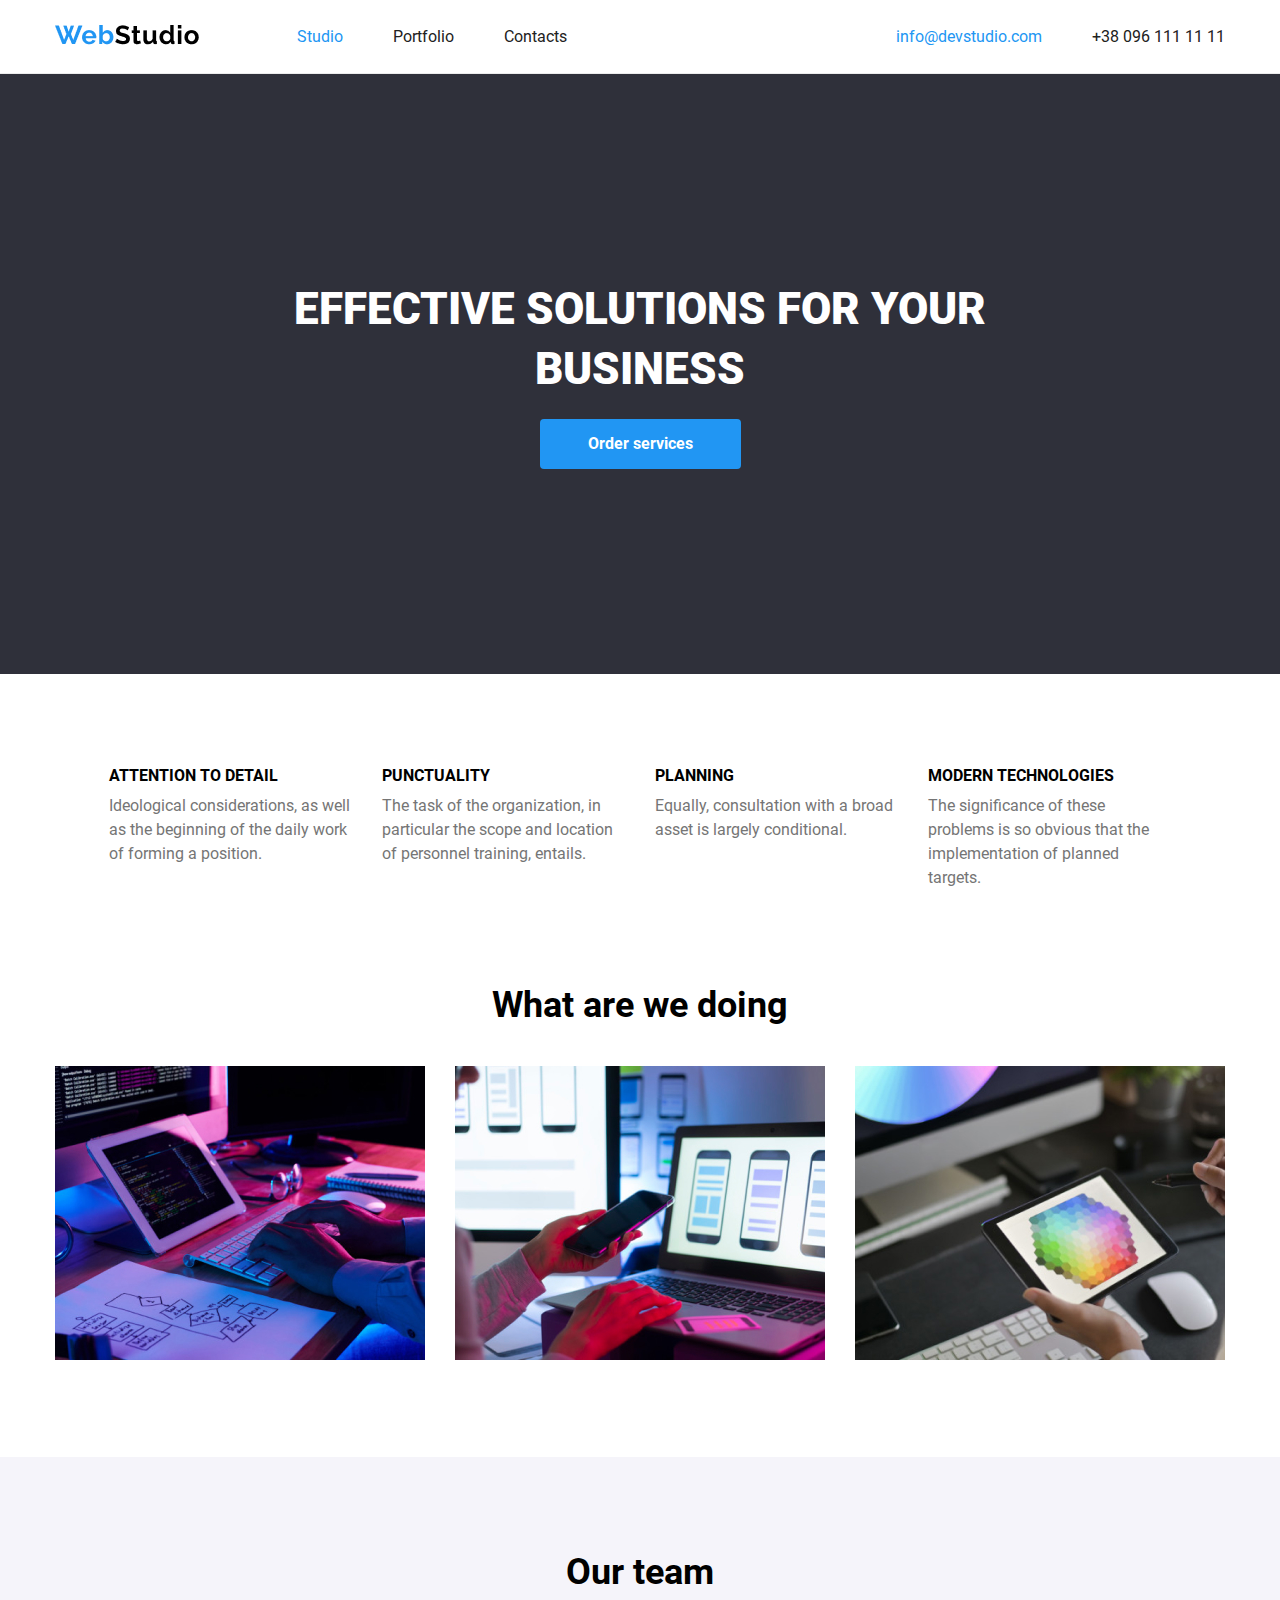
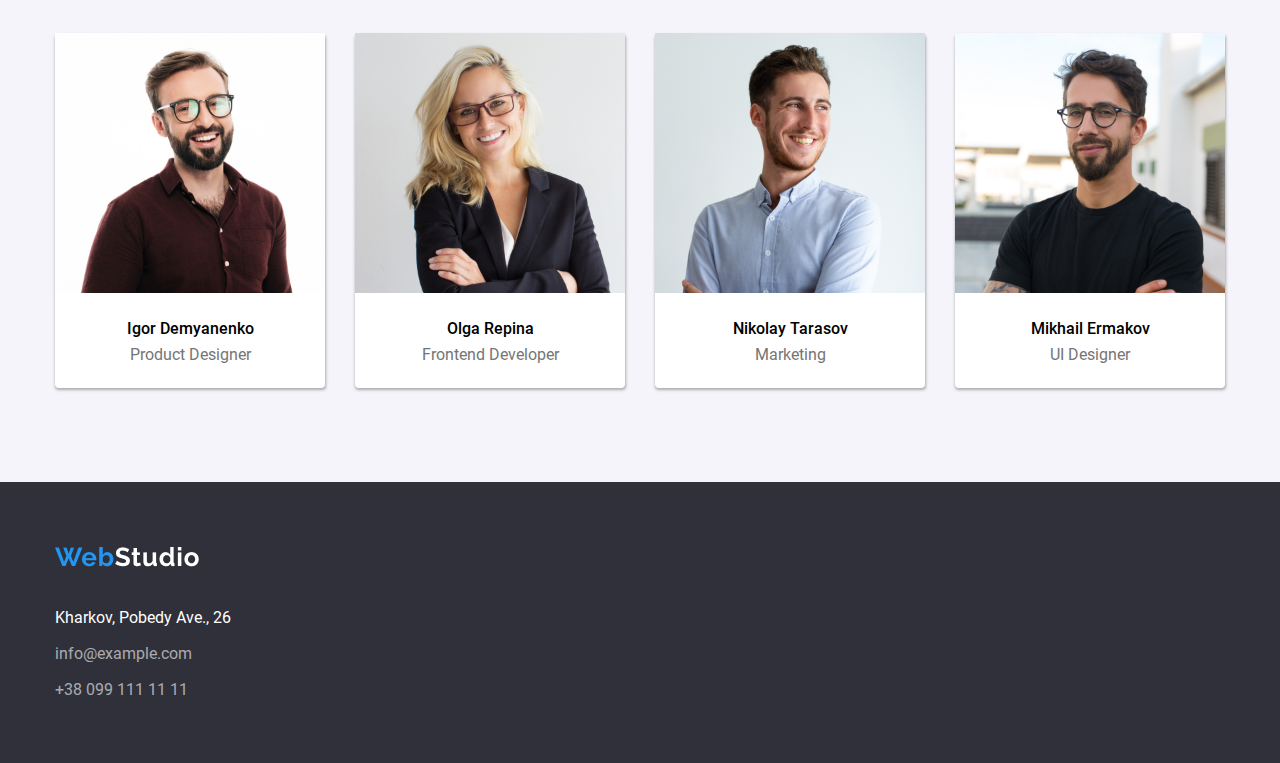
<file: index.html>
<!DOCTYPE html>
<html lang="en">
<head>
    <meta charset="UTF-8">
    <meta name="viewport" content="width=device-width, initial-scale=1.0">
    <link rel="stylesheet" href="css/styles.css">
    <title>Web studio</title>
</head>
<body>
    <div class="wrapper">
        <header class="header">
            <div class="container header-container">
                <a class="header-logo" href="#">
                    <img src="/images/logo_header.png" alt="web studio" width="144" height="20">
                </a>
                <ul class="header-list">
                    <li>
                        <a class="active" href="#">Studio</a>
                    </li>
                    <li>
                        <a href="portfolio.html">Portfolio</a>
                    </li>
                    <li>
                        <a href="#">Contacts</a>
                    </li>
                </ul>
                <div class="header-contacts">
                    <a class="active" href="mailto:info@devstudio.com">info@devstudio.com</a>
                    <a href="tel:+380961111111">+38 096 111 11 11</a>
                </div>
            </div>
        </header>
        <main>
            <section class="hero">
                <div class="container hero-container">
                    <h1 class="hero-title">Effective solutions for your business</h1>
                    <button class="btn">Order services</button>
                </div>
            </section>
            <section class="about">
                <div class="container about-container">
                    <div class="about-cards">
                        <div class="about-card">
                            <h2 class="about-card-title">Attention to detail</h2>
                            <p class="about-card-text" >Ideological considerations,
                                as well as the beginning of the daily 
                                work of forming a position.</p>
                        </div>
                        <div class="about-card">
                            <h2 class="about-card-title">Punctuality</h2>
                            <p class="about-card-text" >The task of the organization, in 
                                particular the scope and location of personnel training, 
                                entails.</p>
                        </div>
                        <div class="about-card">
                            <h2 class="about-card-title">Planning</h2>
                            <p class="about-card-text" >Equally, consultation with a 
                                broad asset is largely conditional.</p>
                        </div>
                        <div class="about-card">
                            <h2 class="about-card-title">Modern technologies</h2>
                            <p class="about-card-text" >The significance of these problems 
                                is so obvious that the implementation of planned targets.</p>
                        </div>
                    </div>
                </div>
            </section>
            <section class="what">
                <div class="container what-container">
                    <h2 class="title what-title">What are we doing</h2>
                    <div class="what-cards">
                        <div class="what-card">
                            <img class="what-img" src="/images/box1.jpg" alt="box 1">
                            <h3 class="what-card-title">Desktop applications</h3>
                        </div>
                        <div class="what-card">
                            <img class="what-img" src="/images/box2.jpg" alt="box 2">
                            <h3 class="what-card-title">Mobile applications</h3>
                        </div>
                        <div class="what-card">
                            <img class="what-img" src="/images/box3.jpg" alt="box 3">
                            <h3 class="what-card-title">Design solutions</h3>
                        </div>
                    </div>
                </div>
            </section>
            <section class="team">
                <div class="container team-container">
                    <h2 class="title team-title">Our team</h2>
                    <div class="team-cards">
                        <div class="team-card">
                            <img class="team-img" src="/images/photo1.jpg" alt="photo1" width="270" height="260">
                            <div class="team-card-text">
                                <h3 class="team-card-text-name">Igor Demyanenko</h3>
                                <p class="team-card-texr-role">Product Designer</p>
                            </div>
                        </div>
                        <div class="team-card">
                            <img class="team-img" src="/images/photo2.jpg" alt="photo2" width="270" height="260">
                            <div class="team-card-text">
                                <h3 class="team-card-text-name">Olga Repina</h3>
                                <p class="team-card-texr-role">Frontend Developer</p>
                            </div>
                        </div>
                        <div class="team-card">
                            <img class="team-img" src="/images/photo3.jpg" alt="photo3" width="270" height="260">
                            <div class="team-card-text">
                                <h3 class="team-card-text-name">Nikolay Tarasov</h3>
                                <p class="team-card-texr-role">Marketing</p>
                            </div>
                        </div>
                        <div class="team-card">
                            <img class="team-img" src="/images/photo4.jpg" alt="photo4" width="270" height="260">
                            <div class="team-card-text">
                                <h3 class="team-card-text-name">Mikhail Ermakov</h3>
                                <p class="team-card-texr-role">UI Designer</p>
                            </div>
                        </div>
                    </div>
                </div>
            </section>
        </main>
        <footer class="footer">
            <div class="container footer-container">
                <a class="header-logo" href="#">
                    <img class="img-footer" src="/images/logo_footer2.jpg" alt="web studio"
                    width="144" height="20">
                </a>
                <p class="footer-address">Kharkov, Pobedy Ave., 26</p>
                <a href="mailto:info@example.com">info@example.com</a>
                <a href="tel:+380991111111">+38 099 111 11 11</a>
            </div>
        </footer>
    </div>    
</body>
</html>
</file>
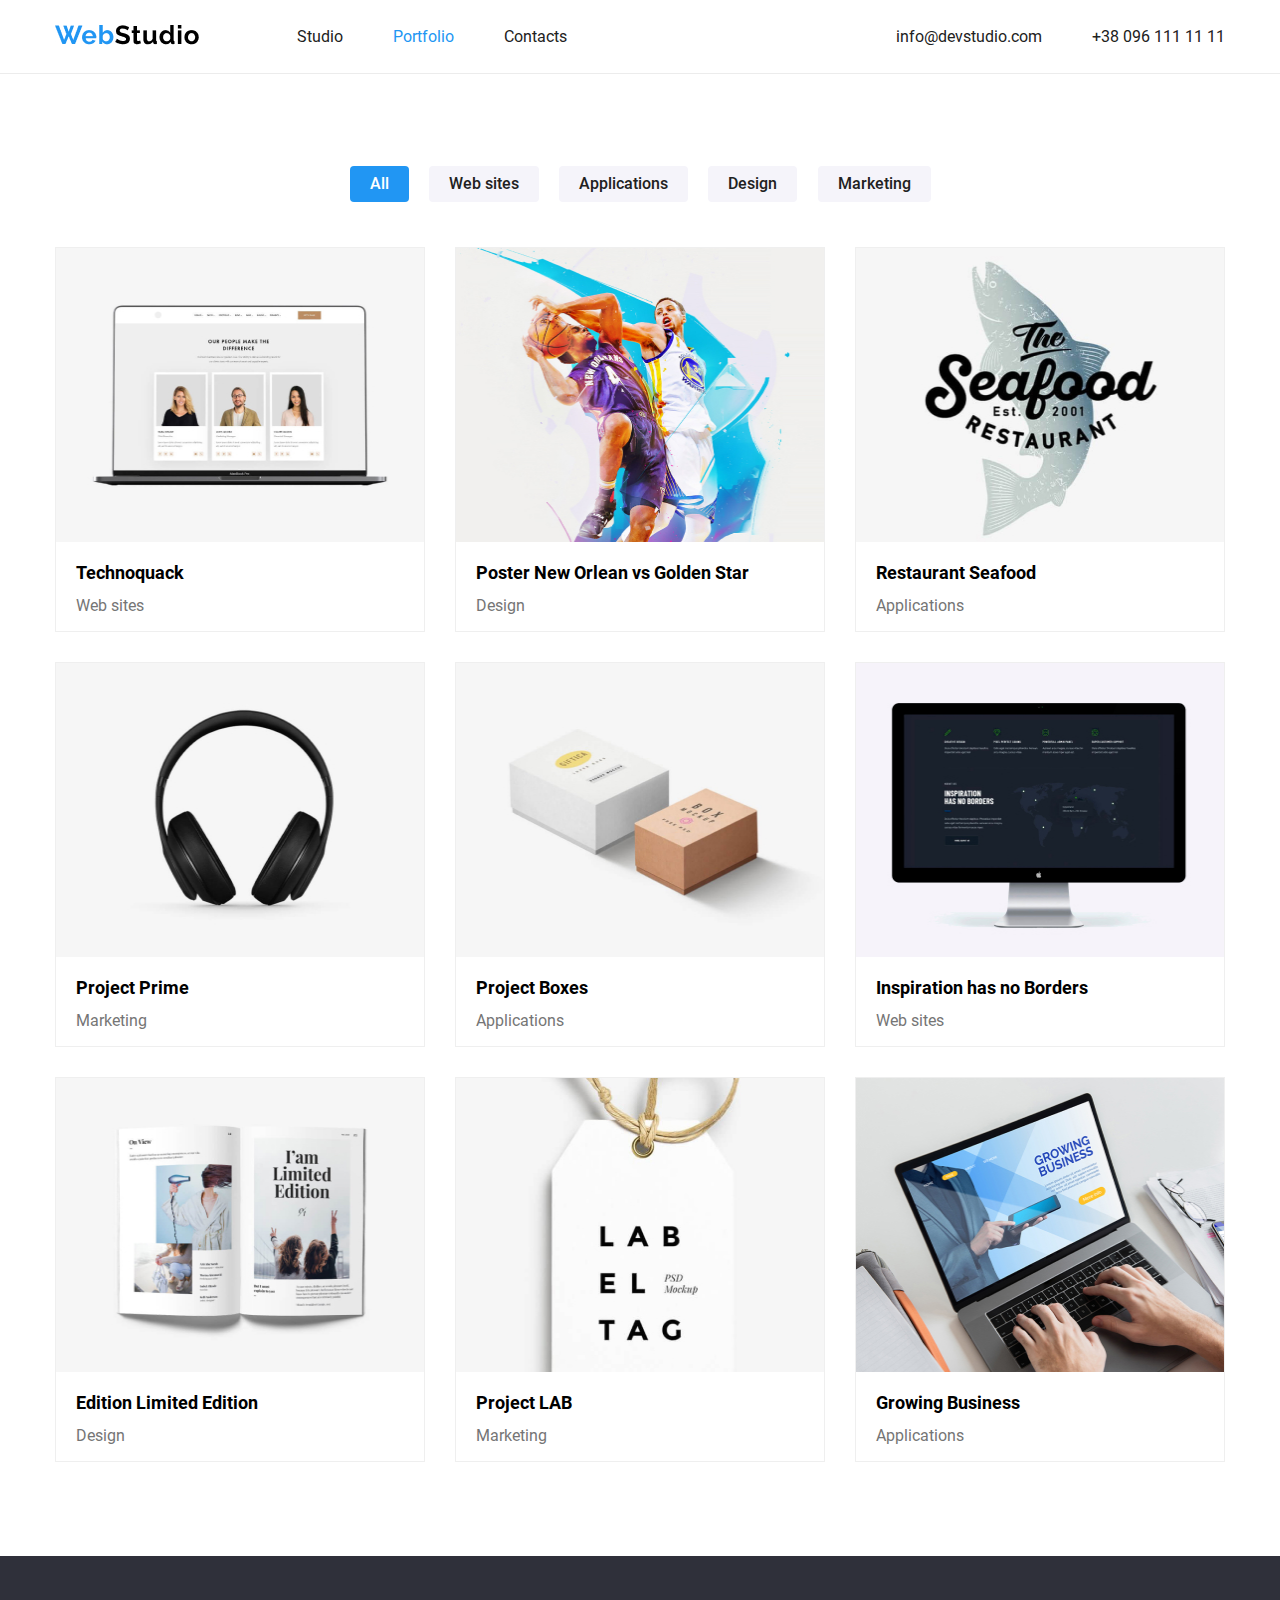
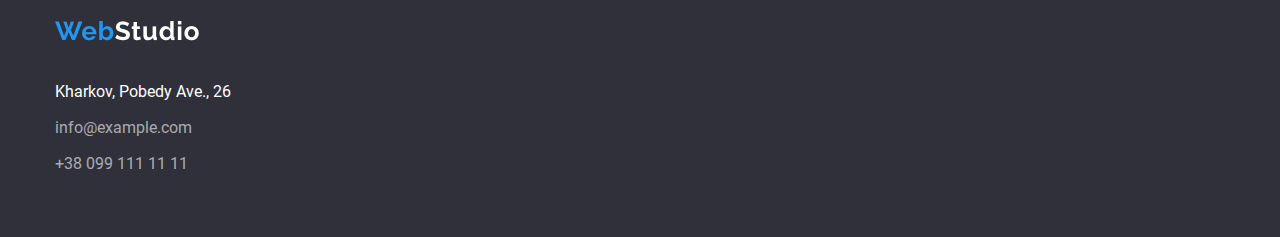
<file: portfolio.html>
<!DOCTYPE html>
<html lang="en">
<head>
    <meta charset="UTF-8">
    <meta name="viewport" content="width=device-width, initial-scale=1.0">
    <link rel="stylesheet" href="css/styles.css">
    <title>Web studio</title>
</head>
<body>
    <div class="wrapper">
        <header class="header">
            <div class="container header-container">
                <a class="header-logo" href="#">
                    <img src="/images/logo_header.png" alt="web studio" width="144" height="20">
                </a>
                <ul class="header-list">
                    <li>
                        <a href="index.html">Studio</a>
                    </li>
                    <li>
                        <a class="active" href="#">Portfolio</a>
                    </li>
                    <li>
                        <a href="#">Contacts</a>
                    </li>
                </ul>
                <div class="header-contacts">
                    <a href="mailto:info@devstudio.com">info@devstudio.com</a>
                    <a href="tel:+380961111111">+38 096 111 11 11</a>
                </div>
            </div>
        </header>
        <main>
            <section class="portfolio-filter">
                <div class="container portfolio-filter-list">
                        <a class="active" href="#">All</a>
                        <a href="#">Web sites</a>
                        <a href="#">Applications</a>
                        <a href="#">Design</a>
                        <a href="#">Marketing</a>
                </div>
            </section>
            <section class="portfolio-projects">
                <div class="container projects-container">
                    <div class="project-cards">
                        <div class="project-card">
                            <div class="project-card-img">
                                <img class="project-img" src="/images/projects/project1.jpg" alt="project1">
                                <p class="project-card-text-hover">The resource offers comprehensive
                                    offers with different levels of functionality and services. 
                                    All this will allow the visitor to obtain useful information 
                                    about the company or individual.</p>
                            </div>
                            <div class="project-card-text">
                                <h3 class="project-card-text-title">Technoquack</h3>
                                <p class="project-card-text-desc">Web sites</p>
                            </div>
                        </div>
                        <div class="project-card">
                            <img class="project-img" src="/images/projects/project2.jpg" alt="project2">
                            <div class="project-card-text">
                                <h3 class="project-card-text-title">Poster New Orlean vs Golden Star</h3>
                                <p class="project-card-text-desc">Design</p>
                            </div>
                        </div>
                        <div class="project-card">
                            <img class="project-img" src="/images/projects/project3.jpg" alt="project3">
                            <div class="project-card-text">
                                <h3 class="project-card-text-title">Restaurant Seafood</h3>
                                <p class="project-card-text-desc">Applications</p>
                            </div>
                        </div>
                        <div class="project-card">
                            <img class="project-img" src="/images/projects/project4.jpg" alt="project4">
                            <div class="project-card-text">
                                <h3 class="project-card-text-title">Project Prime</h3>
                                <p class="project-card-text-desc">Marketing</p>
                            </div>
                        </div>
                        <div class="project-card">
                            <img class="project-img" src="/images/projects/project5.jpg" alt="project5">
                            <div class="project-card-text">
                                <h3 class="project-card-text-title">Project Boxes</h3>
                                <p class="project-card-text-desc">Applications</p>
                            </div>
                        </div>
                        <div class="project-card">
                            <img class="project-img" src="/images/projects/project6.jpg" alt="project6">
                            <div class="project-card-text">
                                <h3 class="project-card-text-title">Inspiration has no Borders</h3>
                                <p class="project-card-text-desc">Web sites</p>
                            </div>
                        </div>
                        <div class="project-card">
                            <img class="project-img" src="/images/projects/project7.jpg" alt="project7">
                            <div class="project-card-text">
                                <h3 class="project-card-text-title">Edition Limited Edition</h3>
                                <p class="project-card-text-desc">Design</p>
                            </div>
                        </div>
                        <div class="project-card">
                            <img class="project-img" src="/images/projects/project8.jpg" alt="project8">
                            <div class="project-card-text">
                                <h3 class="project-card-text-title">Project LAB</h3>
                                <p class="project-card-text-desc">Marketing</p>
                            </div>
                        </div>
                        <div class="project-card">
                            <img class="project-img" src="/images/projects/project9.jpg" alt="project9">
                            <div class="project-card-text">
                                <h3 class="project-card-text-title">Growing Business</h3>
                                <p class="project-card-text-desc">Applications</p>
                            </div>
                        </div>
                        
                    </div>
                </div>
            </section>
        </main>
        <footer class="footer">
            <div class="container footer-container">
                <a class="header-logo" href="#">
                    <img class="img-footer" src="/images/logo_footer2.jpg" alt="web studio"
                    width="144" height="20">
                </a>
                <p class="footer-address">Kharkov, Pobedy Ave., 26</p>
                <a href="mailto:info@example.com">info@example.com</a>
                <a href="tel:+380991111111">+38 099 111 11 11</a>
            </div>
        </footer>
    </div>
</body>
</html>
</file>
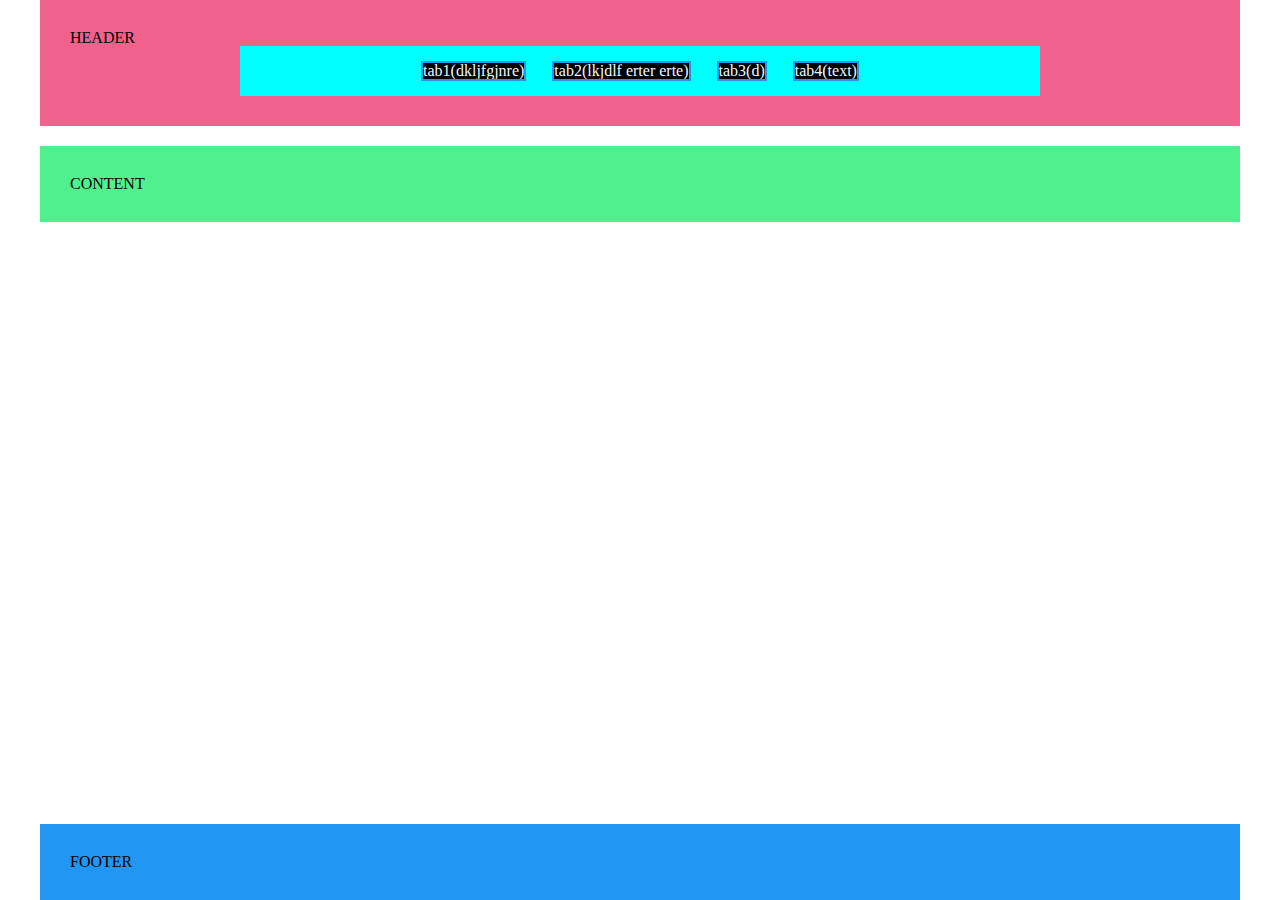
<file: test.html>
<!DOCTYPE html>
<html lang="en">
<head>
    <meta charset="UTF-8">
    <meta name="viewport" content="width=device-width, initial-scale=1.0">
    <link rel="stylesheet" href="css/style_test.css">
    <title>Test</title>
</head>
<body>
    <div class="wrapper">
        <header class="header">
            <section class="container header_in" >HEADER
                <div class="menu">
                    <div class="menu-tab">tab1(dkljfgjnre)</div>
                    <div class="menu-tab">tab2(lkjdlf erter erte)</div>
                    <div class="menu-tab">tab3(d)</div>
                    <div class="menu-tab">tab4(text)</div>
                </div>
            </section>
        </header>
        <main class="main">
            <section class="container main_in">CONTENT</section>
        </main>
        <footer class="footer">
            <section class="container footer_in">FOOTER</section>
        </footer>
    </div>
</body>
</html>
</file>
<file: css/styles.css>
@import url("reset.css");


/* HW_8 */

html, body {
    height: 100%;
}

.wrapper {
    display: flex;
    flex-direction: column;
    height: 100%;
}

.body {
    color: #212121;
    font-size: 14px;
}

.container {
    max-width: 1200px;
    margin: 0 auto;
    padding: 0 15px;
    font-family: 'Roboto';
}

.btn {
    display: inline-block;
    padding: 17px 48px;
    text-decoration: none;
    color: #ffff;
    background: #2196F3;
    border-radius: 4px;
    font-family: 'Roboto';
    font-weight: 700;
    cursor: pointer;
    border: 0;
}

/* HEADER */

.header {
    padding: 25px 0;
    font-weight: 400;
    border-bottom: 1px solid #ECECEC
}

.header a {
    text-decoration: none;
    color: #212121;
}

.header a:hover {
    color: #2196F3;
}

.header a.active {
    color: #2196F3;
}

.header-container {
    display: flex;
    align-items: center;
}
.header-logo {
    margin-right: 98px;
}
.header-list {
    display: flex;
    gap: 50px;
}

.header-contacts{
    margin-left: auto;
    display: flex;
    gap: 50px;
}

/* HERO */

.hero {
    height: 600px;
    background: #2F303A;
    color: #ffff;
    display: flex;
    align-items: center;
}

.hero-container {
    text-align: center;
}

.hero-title {
    text-transform: uppercase;
    font-size: 44px;
    font-weight: 900;
    line-height: 60px;
    width: 700px;
    margin-bottom: 20px;
}

/* ABOUT */

.about {
    padding: 94px;
}
/* 
.about-container {
} */

.about-cards {
    display: flex;
    gap: 30px;
}

.about-card{
    flex: 1 1 25%;
}

.about-card-title {
    font-weight: 700;
    margin-bottom: 10px;
    text-transform: uppercase;

}
.about-card-text {
    color: #757575;
    text-align:left;
    line-height: 24px;
}

/* WHAT */

.what {
    padding-bottom: 94px;
}
/* 
.what-container {
} */

.title{
    text-align: center;
    line-height: 42px;
    font-weight: 700;
    font-size: 36px;
    padding-bottom: 40px;
}
/* 
.what-title {
    
} */

.what-cards {
    display: flex;
    gap: 30px;
}
.what-card {
    flex: 1 1 30%;
    position: relative;
}

.what-img {
    width: 100%;
    height: 294px;
    object-fit: cover;
    
}

.what-card-title {
    height: 70px;
    background: rgba(47, 48, 58, 0.8);
    font-size: 14px;
    font-weight: 700;
    text-transform: uppercase;
    color: #ffff;
    display: flex;
    justify-content: center;
    align-items: center;
    position: absolute;
    bottom: 0;
    left: 0;
    right: 0;
    opacity: 0;
}

.what-card:hover .what-card-title {
    opacity: 1;
}

/* TEAM */

.team {
    padding-bottom: 94px;
    padding-top: 94px;
    background-color: #f5f4fa;
}
/* 
.team-container {
}
.team-title {
} */
.team-cards {
    display: flex;
    gap: 30px
}
.team-card {
    flex: 1 1 25%;
    background-color: #ffff;
    box-shadow: 0.3px 2px 3px rgba(0, 0, 0, 0.3);
    border-radius: 4px;
}

/* .team-img {
} */
.team-card-text {
    text-align: center;
    padding: 25px;
}
.team-card-text-name {
    font-weight: 500;
    font-size: 16px;
    margin-bottom: 10px;
}
.team-card-texr-role {
    color: #757575;
}

/* FOOTER */

.footer {
    background-color: #2F303A;
    padding-bottom: 65px;
    padding-top: 65px;
    margin-top: auto;
}

.footer a {
    text-decoration: none;
    color: rgba(255, 255, 255, 0.6);
}

.footer-container {
    display: flex;
    flex-direction: column;
    gap: 20px;
}
.img-footer {
    margin-bottom: 20px;
}
.footer-address {
    color: #ffff;
}

/* 2 PAGE ====== PORTFOLIO */

/* FILTER PROJECT */

.portfolio-filter {
    padding-top: 92px;
    padding-bottom: 30px;
}

.portfolio-filter-list {
    width: 611px;
    display: flex;
    justify-content: space-between;
    padding-bottom: 15px;
    
}

.portfolio-filter-list a {
    text-decoration: none;
    color: #212121;
    font-size: 16px;
    font-weight: 500;
    padding: 10px 20px;
    text-align: center;
    background-color: #f5f4fa;
    border-radius: 4px;

}

.portfolio-filter a.active {
    background-color: #2196F3;
    color: #ffff;
}

/* PROJECTS */

.portfolio-projects {
    padding-bottom: 94px;
}

/* .projects-container {
} */
.project-cards {
    display: flex;
    justify-content: center;
    flex-wrap: wrap;
    gap: 30px
}
.project-card {
    border: 1px solid #eeee;
    flex: 1 1 30%;
}

.project-img {
    width: 100%;
    height: 294px;
}
.project-card-text {
    padding: 10px 20px;
}
.project-card-text-title {
    font-weight: 700;
    font-size: 18px;
    line-height: 36px;
}
.project-card-text-desc {
    font-size: 16px;
    color: #757575;
    line-height: 30px;
}

.project-card-img {
    position: relative;
}

.project-card-text-hover{
    background: rgba(33, 150, 243, 0.9);
    font-size: 18px;
    color: rgba(255, 255, 255, 1);
    padding: 24px;
    height: 294px;
    display: flex;
    justify-content: center;
    align-items: center;
    line-height: 24px;
    position: absolute;
    bottom: 0;
    left: 0;
    right: 0;
    opacity: 0;
    overflow: hidden;
   
}

.project-card-img:hover .project-card-text-hover {
    opacity: 1;
}
</file>
<file: css/style_test.css>
@import url("reset.css");

/* === 1 ==== */
/* Чтобы футер был снизу вне зависимости от наполнения страницы - принимаем высоту страницы за 100%, заворачиваем во врапер весь контент (хирер, мэин и футер),
задаем враперу ту же высоту что и бади, т.е. 100%, дисплей флекс с вертикальным направление (колонка), задаем футеру внешний отступ (маржин) от топа авто */
html, body {
    height: 100%;
}

.wrapper {
    display: flex;
    flex-direction: column;
    height: 100%;
}

.footer {
    margin-top: auto;
}
/* === 1 end ==== */

.container {
    max-width: 1200px;
    margin: 0 auto;
    padding: 0 15px;
}

.main {
    margin-top: 20px;
}

.header_in {
    background: #f0618c;
    padding: 30px;
}

.main_in {
    background: #51f08e;
    padding: 30px;
}

.footer_in {
    background: #2196F3;
    padding: 30px;
}

.menu {
    background-color: aqua;
    width: 800px;
    display: flex;
    justify-content: center; /*выравнивает контент по горизонтали*/
    align-items: center; /*выравнивает контент по вертикали*/
    height: 50px;
    margin: auto; /*выравнивает блок по центра парента горизонтально и вертикально*/
    gap: 30px; /*устанавливается только на родителя */
}

.menu-tab {
    background: black;
    color: aliceblue;
    outline: 2px solid #2196F3;
    /* flex-basis: 200px; задает ширину каждому айтему флекса */
    /* max-width: 50px; каждый айтем влекса не будет иметь ширину более указаной */
    /* flex-grow: 1; растягивает элементы на всю доступную ширину родителя, ширина айтема завидит от величины его наполнения */
    /* flex-shrink: 1; запрещает элементу уменьшшаться */
    /* flex: 1 1 20%; flex-grow/flex-shrink/flex-basis */
}
</file>
